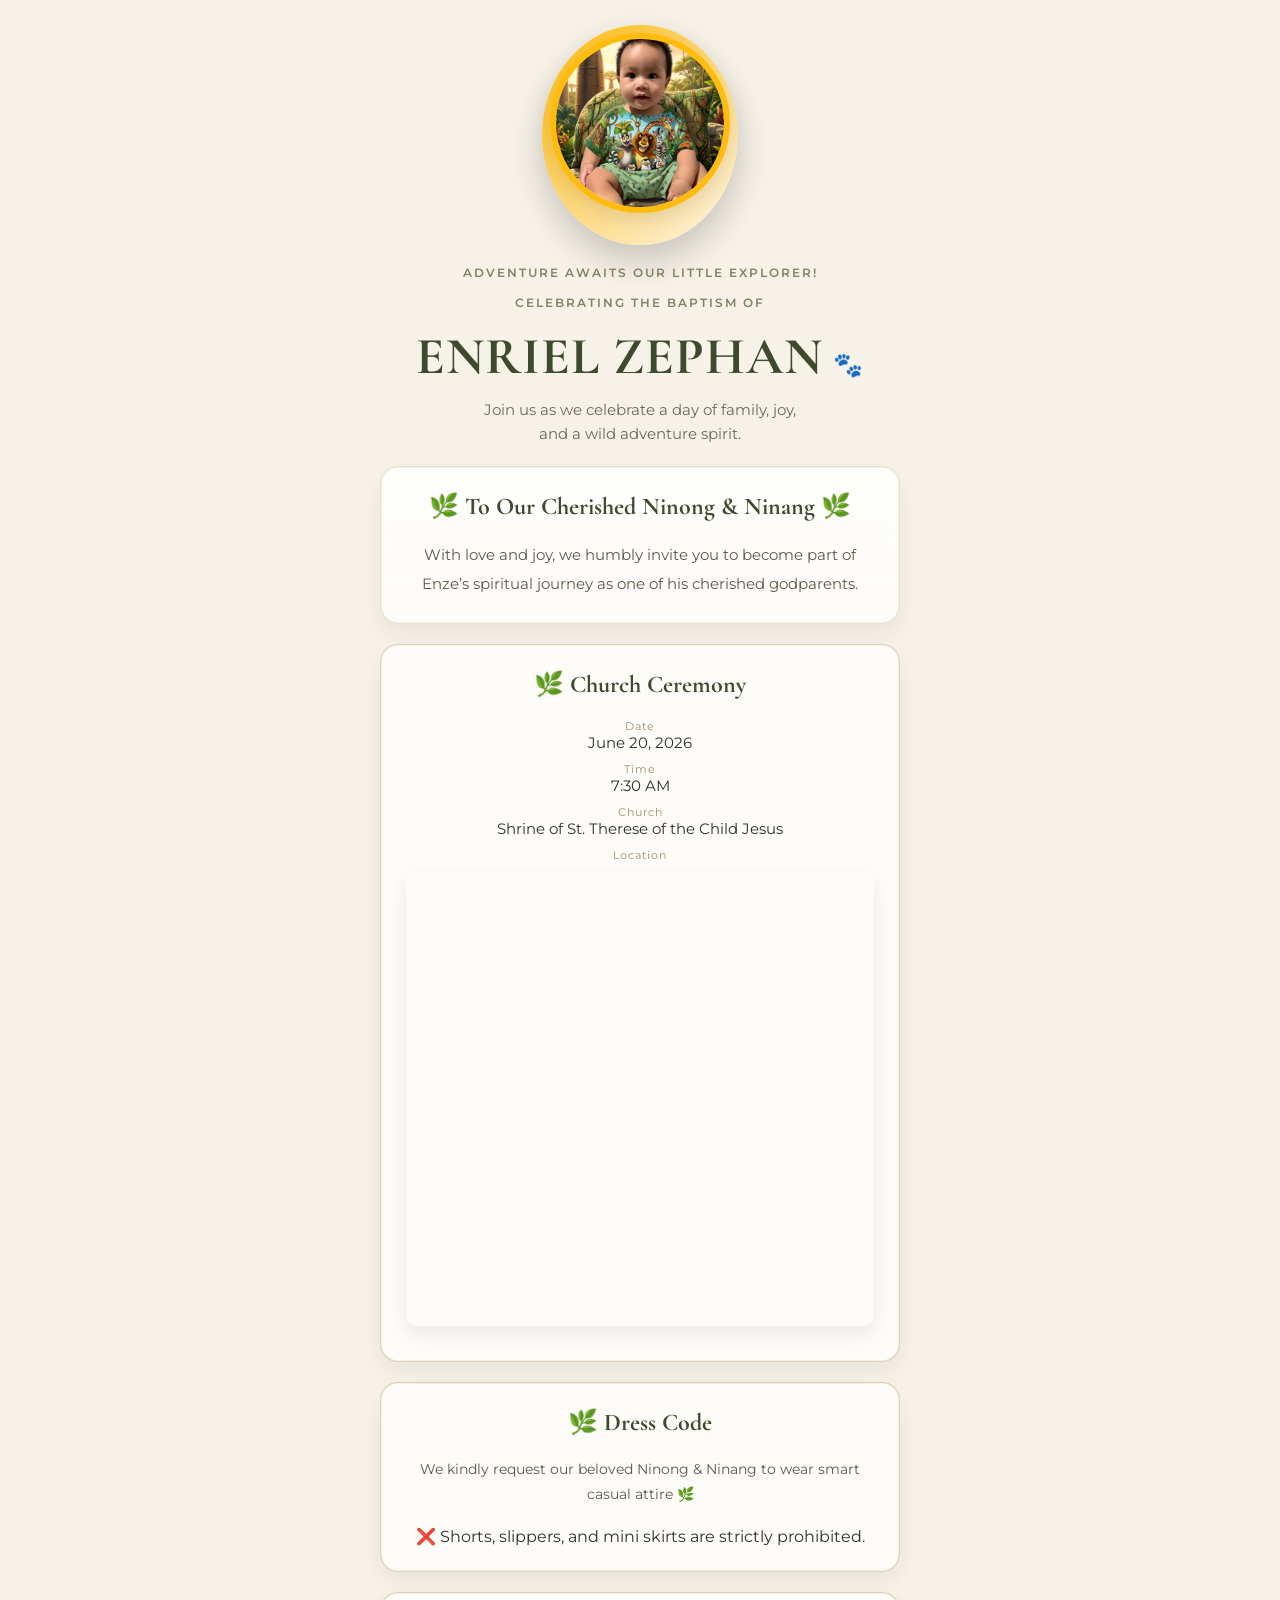
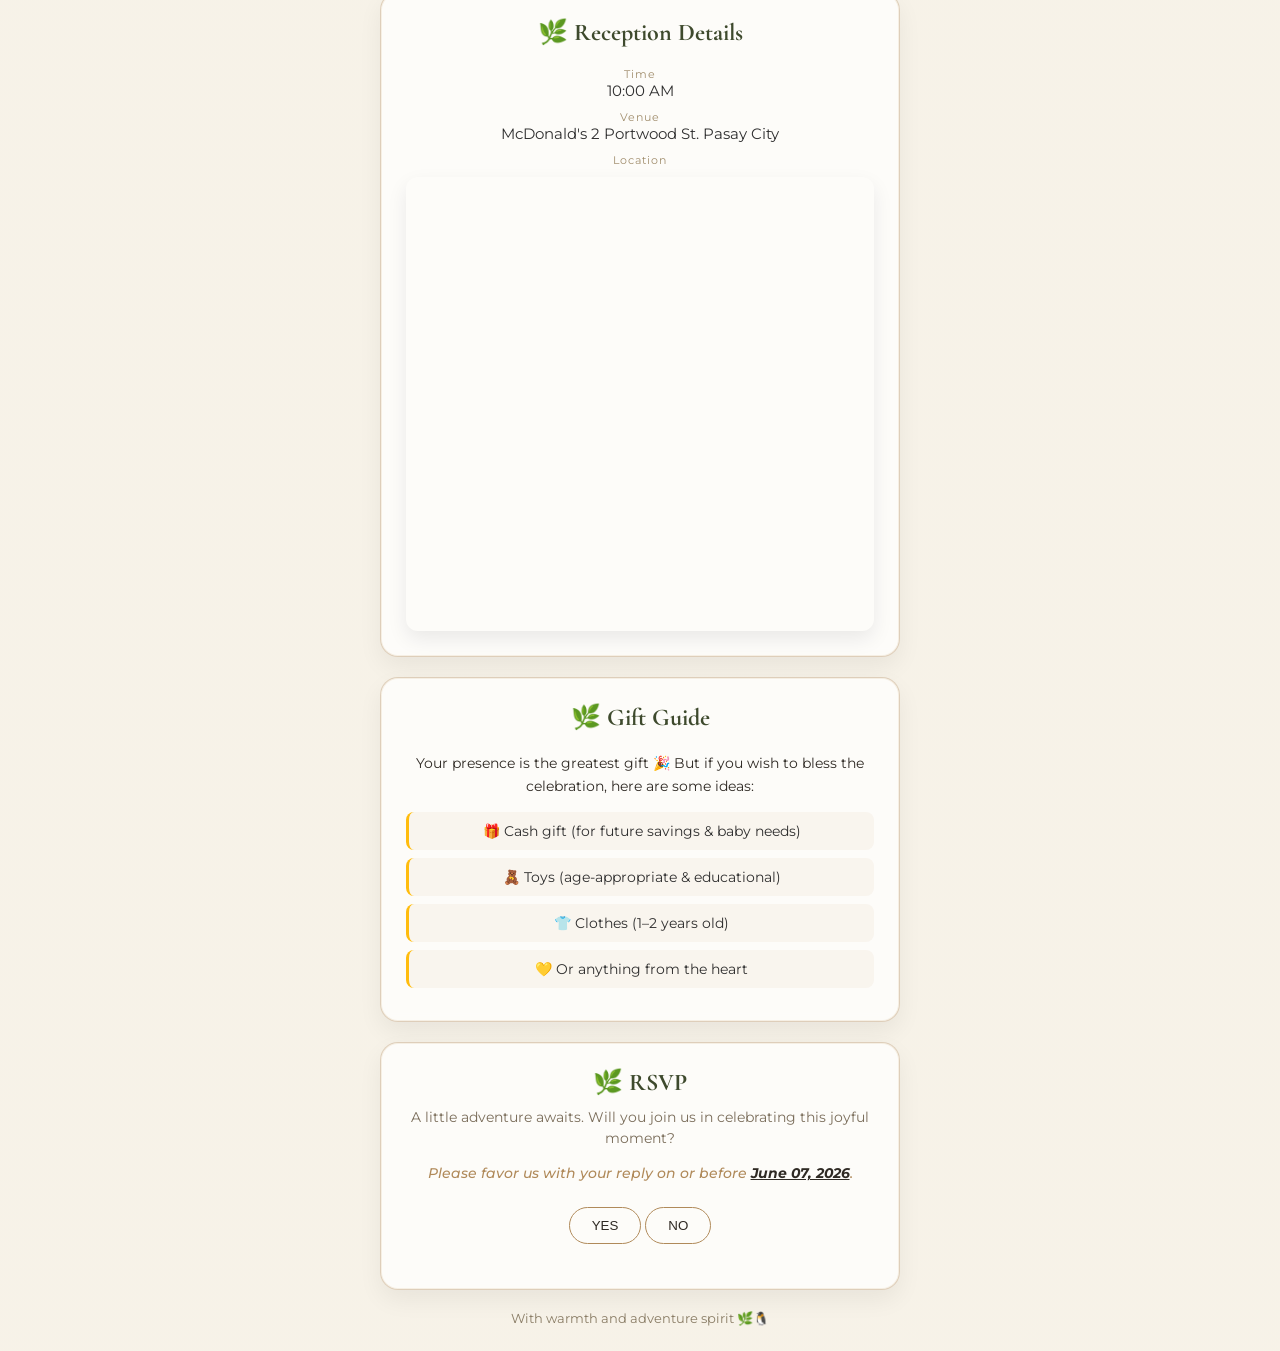
<file: index.html>
<!DOCTYPE html>
<html lang="en">
<head>
  <meta property="og:title" content="Hello Ninong & Ninang!">
<meta property="og:image" content="https://kenju69.github.io/enze-baptismal-invites/enze.jpg">

  <meta charset="UTF-8" />
  <meta name="viewport" content="width=device-width, initial-scale=1.0"/>

  <title>Enze's Christening Invitation</title>

  <link href="https://fonts.googleapis.com/css2?family=Montserrat:wght@300;400;500;600&family=Cormorant+Garamond:wght@400;600&display=swap"
        rel="stylesheet">

  <link rel="stylesheet" href="style.css">
</head>

<body>
  

  <div class="container">

    <div class="hero">
  <div class="image-frame">
    <img src="baby.png" class="hero-image" alt="Enze">
  </div>
  
<p class="subtitle">Adventure awaits our little explorer!</p>

  <p class="subtitle">Celebrating the Baptism of </p>
  <h1>Enriel Zephan</h1>
  
  <p class="tagline">
    Join us as we celebrate a day of family, joy, <br>and a wild adventure spirit.
  </p>
</div>

<!-- SPECIAL INVITATION -->
<div class="card special-card">

 <h2>To Our Cherished Ninong & Ninang 🌿</h2>

  <p class="special-message">
    With love and joy, we humbly invite you to become
    part of Enze’s spiritual journey as one of his
    cherished godparents.
  </p>

</div>

<!-- CHURCH DETAILS -->
<div class="card">

  <h2>Church Ceremony</h2>

  <div class="info">

    <p>
      <span>Date</span>
      June 20, 2026
    </p>

    <p>
      <span>Time</span>
      7:30 AM
    </p>

    <p>
      <span>Church</span>
      Shrine of St. Therese of the Child Jesus
    </p>

      <p>
      <span>Location</span>
           <div class="map-embed">

  <iframe src="https://www.google.com/maps/embed?pb=!1m18!1m12!1m3!1d4621.758961048177!2d121.01331997577262!3d14.521261679012845!2m3!1f0!2f0!3f0!3m2!1i1024!2i768!4f13.1!3m3!1m2!1s0x3397cecb66c938cb%3A0x5b70c6e0d92e25ab!2sShrine%20of%20St.%20Th%C3%A9r%C3%A8se%20of%20the%20Child%20Jesus!5e1!3m2!1sen!2sph!4v1778803721736!5m2!1sen!2sph" 
  width="600" 
  height="450" 
  style="border:0;" 
  allowfullscreen="" 
  loading="lazy" 
  referrerpolicy="no-referrer-when-downgrade">
</iframe>
    </div>
    </p>

 
  </div>

</div>


<!-- DRESS CODE -->
<div class="card">

  <h2>Dress Code</h2>

  <p class="dress-intro">
    We kindly request our beloved Ninong & Ninang
    to wear smart casual attire 🌿
  </p>

  <div class="dress-note">

    <p>
      ❌ Shorts, slippers, and mini skirts are strictly prohibited.
    </p>

  </div>

</div>

    <!-- DETAILS -->
    <div class="card">

      <h2>Reception Details</h2>

      <div class="info">
        <p><span>Time</span> 10:00 AM</p>
        <p><span>Venue</span> McDonald's 2 Portwood St. Pasay City</p>
      <span>Location</span>
           <div class="map-embed">

   <iframe src="https://www.google.com/maps/embed?pb=!1m14!1m8!1m3!1d291.3752302082084!2d121.0159536!3d14.5207026!3m2!1i1024!2i768!4f13.1!3m3!1m2!1s0x3397cecb7c9ab2f7%3A0xfff853d770c371d7!2sMcDonald&#39;s!5e1!3m2!1sen!2sph!4v1778759092685!5m2!1sen!2sph" 
           width="600" 
           height="450" 
           style="border:0;" 
           allowfullscreen="" 
           loading="lazy" 
           referrerpolicy="no-referrer-when-downgrade">
  </iframe>
    </div>
      </div>

    </div>



<!-- GIFTS -->
 <div class="card">

  <h2>Gift Guide</h2>

  <p class="gift-intro">
    Your presence is the greatest gift 🎉  
    But if you wish to bless the celebration, here are some ideas:
  </p>

  <div class="gift-list">

    <p>🎁 Cash gift (for future savings & baby needs)</p>

    <p>🧸 Toys (age-appropriate & educational)</p>

    <p>👕 Clothes (1–2 years old)</p>

    <p>💛 Or anything from the heart</p>

  </div>

</div>

    <!-- RSVP -->
   <div class="card">

  <h2>RSVP</h2>

  <p class="rsvp-subtext">
  A little adventure awaits. 
  Will you join us in celebrating this joyful moment?
</p>

<p class="rsvp-disclaimer">Please favor us with your reply on or before <strong>June 07, 2026</strong>.</p>

  <div class="rsvp-options">
    <button type="button" id="yesBtn">YES</button>
    <button type="button" id="noBtn">NO</button>
  </div>

  <form id="rsvpForm">

    <div id="attendingFields">

      <input type="text" id="name" placeholder="Full Name" required>

      <select id="adults">
        <option value="" disabled selected>Adults (Companions)</option>
        <option value="0">0</option>
        <option value="1">1</option>
        <option value="2">2</option>
      </select>

      <select id="kids">
        <option value="" disabled selected>Kids (Companions)</option>
        <option value="0">0</option>
        <option value="1">1</option>
        <option value="2">2</option>
      </select>

    </div>

    <!-- FIXED NAME MATCH -->
    <p id="notAttendingMsg" class="hidden-text">
     N0 - We’re sorry you can’t make it 💛
    </p>

    <button type="submit" class="submit-btn">Submit RSVP</button>

  </form>

</div>

    <p class="footer">
      With warmth and adventure spirit 🌿🐧
    </p>

  </div>

  <script src="godparent.js"></script>

</body>
</html>
</file>
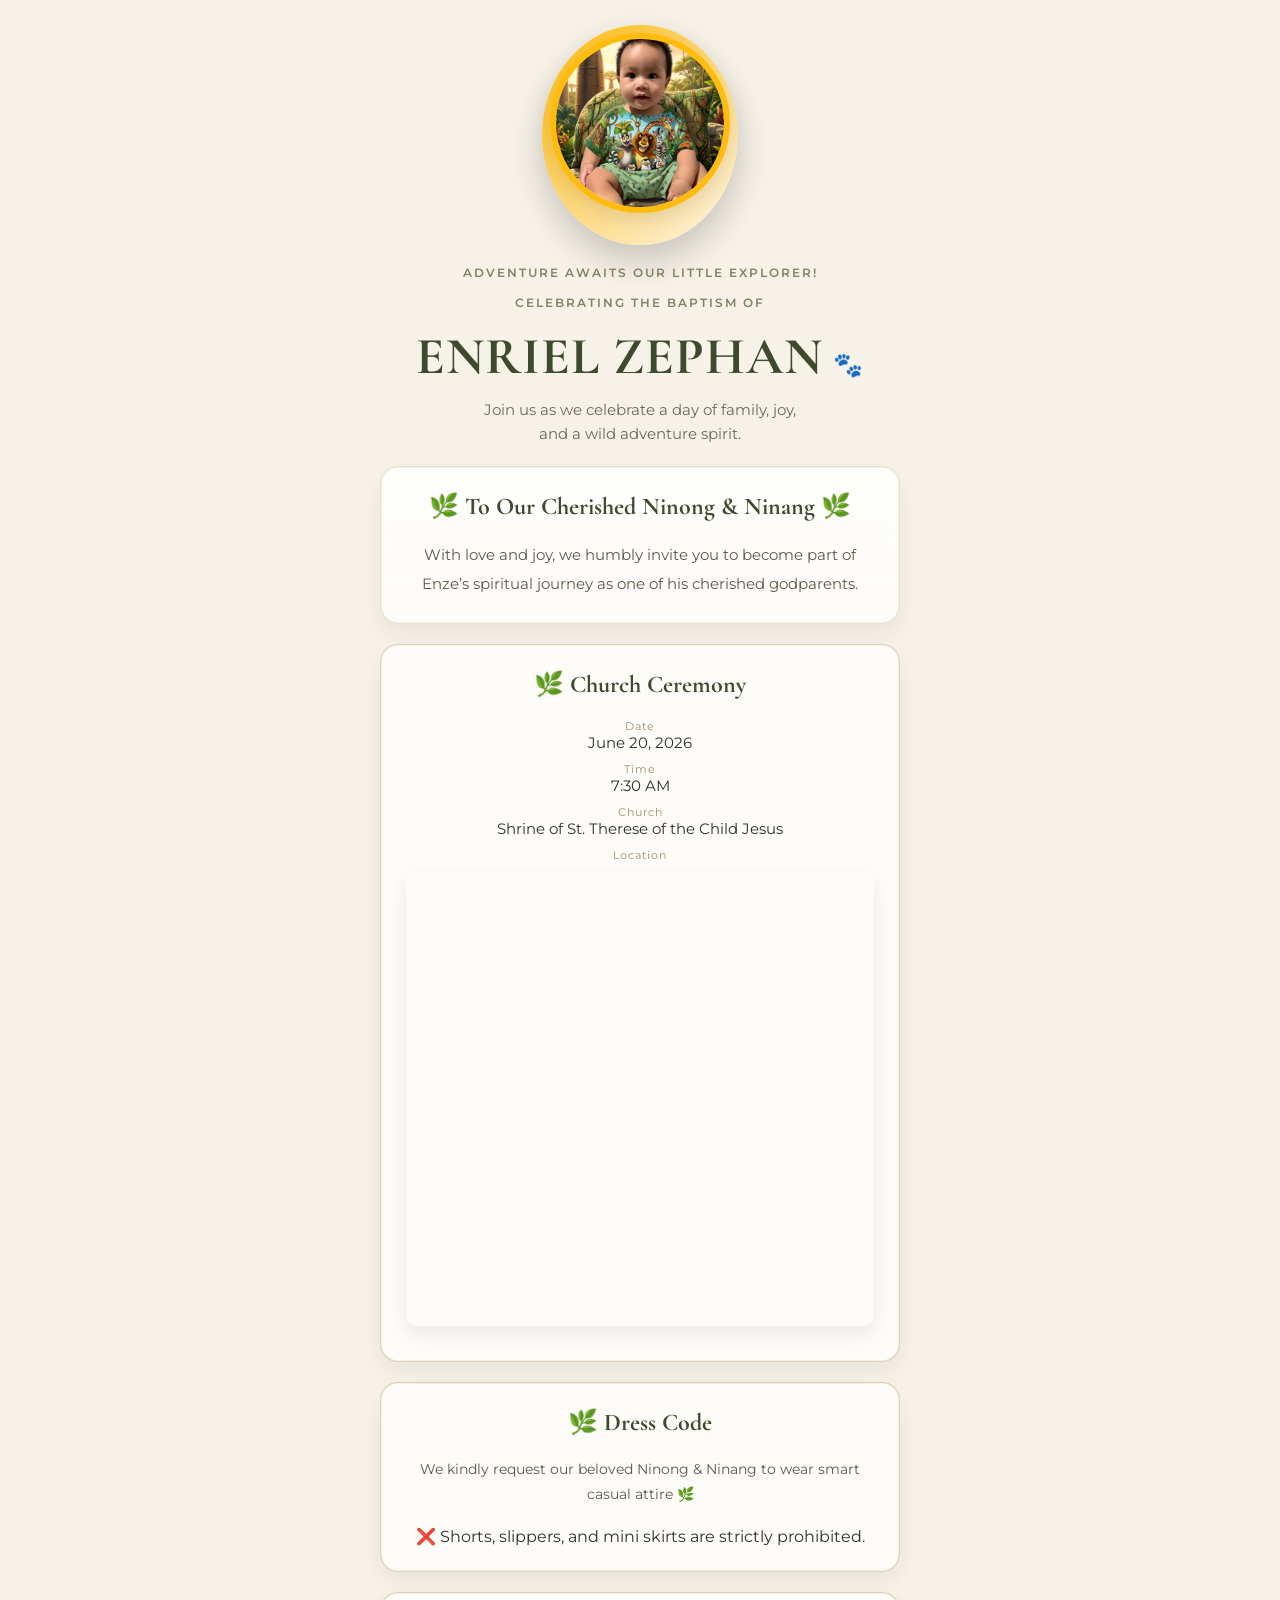
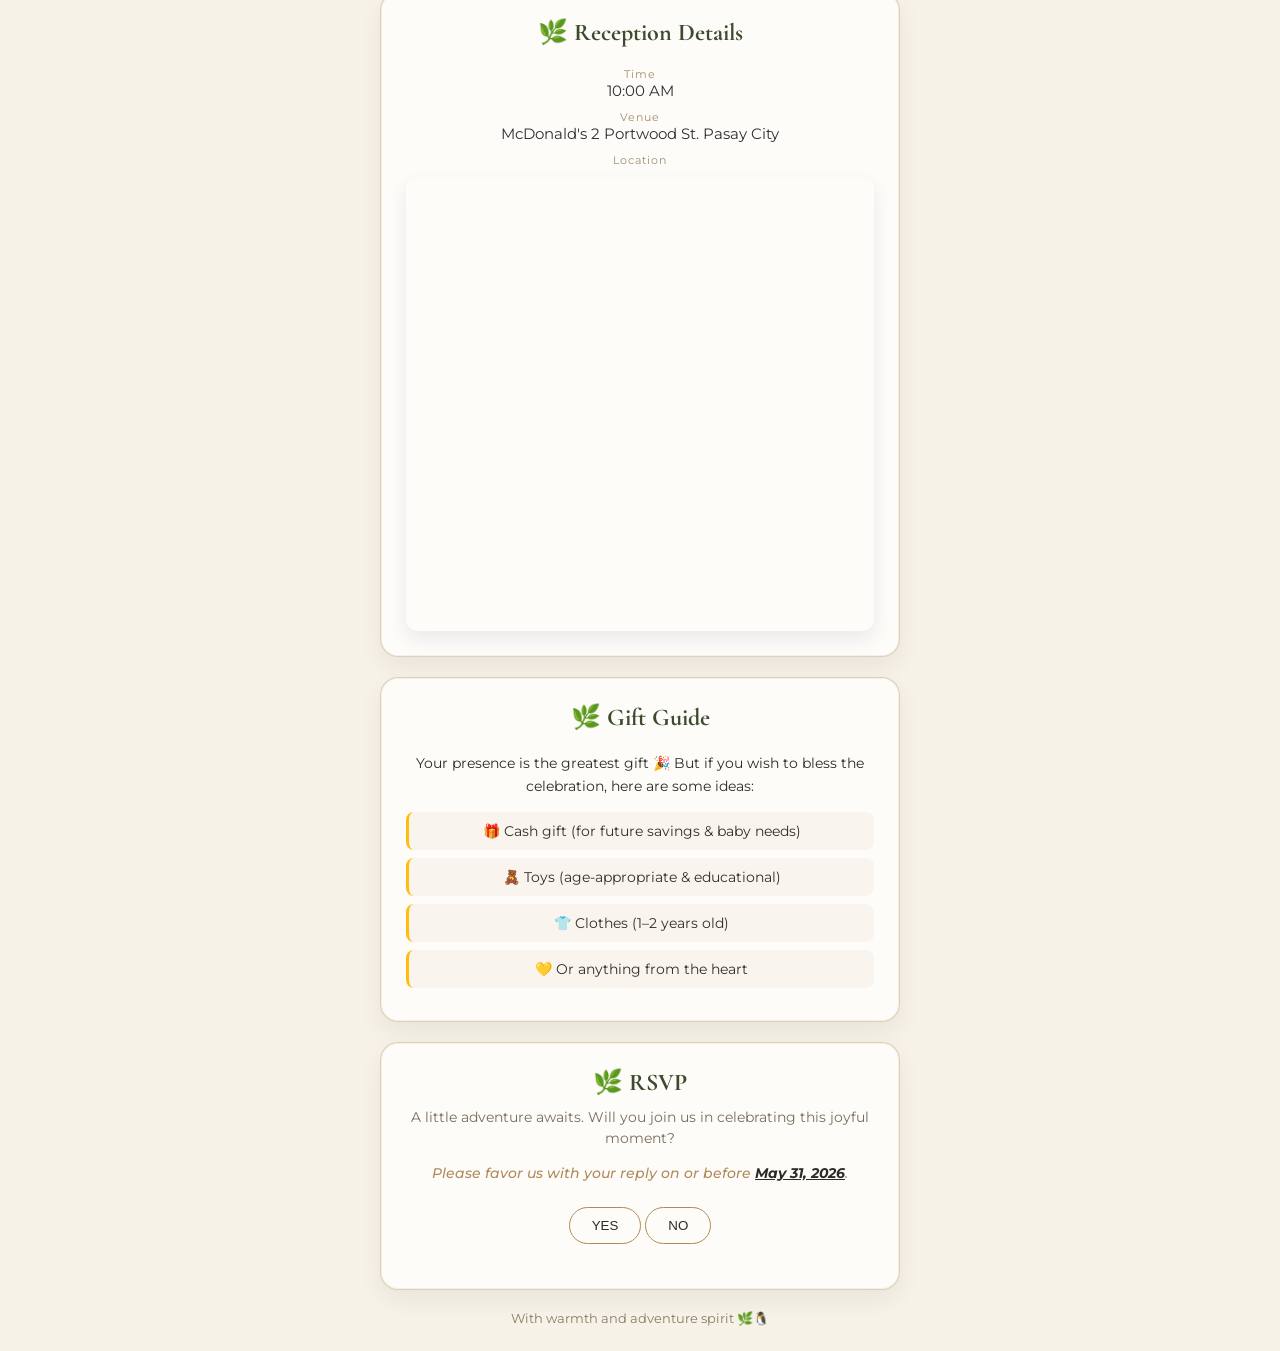
<file: godparents.html>
<!DOCTYPE html>
<html lang="en">
<head>
  <meta charset="UTF-8" />
  <meta name="viewport" content="width=device-width, initial-scale=1.0"/>

  <title>Enze's Christening Invitation</title>

  <link href="https://fonts.googleapis.com/css2?family=Montserrat:wght@300;400;500;600&family=Cormorant+Garamond:wght@400;600&display=swap"
        rel="stylesheet">

  <link rel="stylesheet" href="style.css">
</head>

<body>
  

  <div class="container">

    <div class="hero">
  <div class="image-frame">
    <img src="baby.png" class="hero-image" alt="Enze">
  </div>
  
<p class="subtitle">Adventure awaits our little explorer!</p>

  <p class="subtitle">Celebrating the Baptism of </p>
  <h1>Enriel Zephan</h1>
  
  <p class="tagline">
    Join us as we celebrate a day of family, joy, <br>and a wild adventure spirit.
  </p>
</div>

<!-- SPECIAL INVITATION -->
<div class="card special-card">

 <h2>To Our Cherished Ninong & Ninang 🌿</h2>

  <p class="special-message">
    With love and joy, we humbly invite you to become
    part of Enze’s spiritual journey as one of his
    cherished godparents.
  </p>

</div>

<!-- CHURCH DETAILS -->
<div class="card">

  <h2>Church Ceremony</h2>

  <div class="info">

    <p>
      <span>Date</span>
      June 20, 2026
    </p>

    <p>
      <span>Time</span>
      7:30 AM
    </p>

    <p>
      <span>Church</span>
      Shrine of St. Therese of the Child Jesus
    </p>

      <p>
      <span>Location</span>
           <div class="map-embed">

  <iframe src="https://www.google.com/maps/embed?pb=!1m18!1m12!1m3!1d4621.758961048177!2d121.01331997577262!3d14.521261679012845!2m3!1f0!2f0!3f0!3m2!1i1024!2i768!4f13.1!3m3!1m2!1s0x3397cecb66c938cb%3A0x5b70c6e0d92e25ab!2sShrine%20of%20St.%20Th%C3%A9r%C3%A8se%20of%20the%20Child%20Jesus!5e1!3m2!1sen!2sph!4v1778803721736!5m2!1sen!2sph" 
  width="600" 
  height="450" 
  style="border:0;" 
  allowfullscreen="" 
  loading="lazy" 
  referrerpolicy="no-referrer-when-downgrade">
</iframe>
    </div>
    </p>

 
  </div>

</div>


<!-- DRESS CODE -->
<div class="card">

  <h2>Dress Code</h2>

  <p class="dress-intro">
    We kindly request our beloved Ninong & Ninang
    to wear smart casual attire 🌿
  </p>

  <div class="dress-note">

    <p>
      ❌ Shorts, slippers, and mini skirts are strictly prohibited.
    </p>

  </div>

</div>

    <!-- DETAILS -->
    <div class="card">

      <h2>Reception Details</h2>

      <div class="info">
        <p><span>Time</span> 10:00 AM</p>
        <p><span>Venue</span> McDonald's 2 Portwood St. Pasay City</p>
      <span>Location</span>
           <div class="map-embed">

   <iframe src="https://www.google.com/maps/embed?pb=!1m14!1m8!1m3!1d291.3752302082084!2d121.0159536!3d14.5207026!3m2!1i1024!2i768!4f13.1!3m3!1m2!1s0x3397cecb7c9ab2f7%3A0xfff853d770c371d7!2sMcDonald&#39;s!5e1!3m2!1sen!2sph!4v1778759092685!5m2!1sen!2sph" 
           width="600" 
           height="450" 
           style="border:0;" 
           allowfullscreen="" 
           loading="lazy" 
           referrerpolicy="no-referrer-when-downgrade">
  </iframe>
    </div>
      </div>

    </div>



<!-- GIFTS -->
 <div class="card">

  <h2>Gift Guide</h2>

  <p class="gift-intro">
    Your presence is the greatest gift 🎉  
    But if you wish to bless the celebration, here are some ideas:
  </p>

  <div class="gift-list">

    <p>🎁 Cash gift (for future savings & baby needs)</p>

    <p>🧸 Toys (age-appropriate & educational)</p>

    <p>👕 Clothes (1–2 years old)</p>

    <p>💛 Or anything from the heart</p>

  </div>

</div>

    <!-- RSVP -->
   <div class="card">

  <h2>RSVP</h2>

  <p class="rsvp-subtext">
  A little adventure awaits. 
  Will you join us in celebrating this joyful moment?
</p>

<p class="rsvp-disclaimer">Please favor us with your reply on or before <strong>May 31, 2026</strong>.</p>

  <div class="rsvp-options">
    <button type="button" id="yesBtn">YES</button>
    <button type="button" id="noBtn">NO</button>
  </div>

  <form id="rsvpForm">

    <div id="attendingFields">

      <input type="text" id="name" placeholder="Full Name" required>

      <select id="adults">
        <option value="" disabled selected>Adults (Companions)</option>
        <option value="0">0</option>
        <option value="1">1</option>
        <option value="2">2</option>
      </select>

      <select id="kids">
        <option value="" disabled selected>Kids (Companions)</option>
        <option value="0">0</option>
        <option value="1">1</option>
        <option value="2">2</option>
      </select>

    </div>

    <!-- FIXED NAME MATCH -->
    <p id="notAttendingMsg" class="hidden-text">
     N0 - We’re sorry you can’t make it 💛
    </p>

    <button type="submit" class="submit-btn">Submit RSVP</button>

  </form>

</div>

    <p class="footer">
      With warmth and adventure spirit 🌿🐧
    </p>

  </div>

  <script src="godparent.js"></script>

</body>
</html>
</file>
<file: style.css>
:root {
  --sand: #E8D8B0;
  --savanna: #B08A5A;
  --jungle: #3E4A2D;
  --earth: #2F2A24;
  --gold: #C6A76B;
  --cream: #F6F1E6; 
  --earth: #2F2A24;
  --gold: #FFBC0D;        
  --cream: #F6F1E6;
}

* {
  margin: 0;
  padding: 0;
  box-sizing: border-box;
}

body {

   font-family: 'Montserrat', sans-serif;

  background:
    linear-gradient(rgba(246,241,230,0.92), rgba(246,241,230,0.92)),
    url('https://images.unsplash.com/photo-1500530855697-b586d89ba3ee?q=80&w=1600');

  background-size: cover;
  background-position: center;

  color: var(--earth);

  min-height: 100vh;

  display: flex;
  justify-content: center;
  align-items: center;

  padding: 25px;

  color: #2f2f2f;
}

.container {
  max-width: 520px;
  width: 100%;
  text-align: center;
}

/* HERO */
/* CINEMATIC IMAGE FRAMING */
.image-frame {
  display: inline-block;
  padding: 8px;
  border-radius: 50%;
  background: linear-gradient(135deg, var(--gold), #fdf5e6);
  box-shadow: 0 15px 35px rgba(0,0,0,0.2);
  margin-bottom: 20px;
  transition: transform 0.4s cubic-bezier(0.175, 0.885, 0.32, 1.275);
}

.hero-image {
  width: 180px;
  height: 180px;
  object-fit: cover;
  border-radius: 50%;
  border: 6px solid var(--gold); /* Golden Yellow Frame */
  box-shadow: 0 8px 20px rgba(0,0,0,0.1);
  margin-bottom: 20px;
}

.image-frame:hover {
  transform: scale(1.05) rotate(2deg); /* Subtle playful animation */
}

/* TYPOGRAPHY ADJUSTMENTS */
h1 {
  font-family: 'Montserrat', sans-serif; /* High-energy font */
  font-weight: 900;
  color: var(--savanna); /* Bold McDonald's Red */
  text-transform: uppercase;
  font-size: 32px;
  margin-top: 10px;
}

.subtitle {
  font-size: 14px;
  letter-spacing: 3px;
  color: var(--savanna);
  text-transform: uppercase;
  font-weight: 600;
  margin-bottom: 15px;
}

/* ADDING A "JUNGLE" TEXTURE TO CARDS */
.card {
  background: rgba(255, 255, 255, 0.85); /* Slightly more opaque for readability */
  backdrop-filter: blur(5px); /* Modern frosted glass effect */
  border: 1px solid rgba(62, 74, 45, 0.2);
  border-radius: 20px;
  padding: 30px;
}



.subtitle {
  font-size: 12px;
  letter-spacing: 2px;
  color: #8a7d66;
  text-transform: uppercase;
}

h1 {
  font-family: 'Cormorant Garamond', serif;
  font-size: 52px;

  color: var(--jungle);

  letter-spacing: 1px;
}

h1::after {
  content: "🐾";
  margin-left: 10px;
  font-size: 24px;
}

.tagline {
  margin-top: 10px;
  color: #6e665a;
  font-size: 15px;
  line-height: 1.6;
}

/* CARD */
.card {
  background: rgba(255, 255, 255, 0.75);

  border: 1px solid rgba(176,138,90,0.4);

  border-radius: 18px;

  box-shadow:
    0 10px 25px rgba(0,0,0,0.06),
    inset 0 0 0 1px rgba(198,167,107,0.15);

  padding: 25px;

  margin-top: 20px;
}

h2 {
  font-family: 'Cormorant Garamond', serif;
  color: var(--jungle);

  margin-bottom: 20px;
  position: relative;
}

h2::before {
  content: "🌿";
  margin-right: 6px;
}

/* INFO */
.info p {
  margin: 10px 0;
  font-size: 15px;
}

.info span {
  display: block;
  font-size: 11px;
  letter-spacing: 1px;
  color: #a08d6c;
}

/* MAP */
.map {
  width: 100%;
  border-radius: 12px;
  margin-top: 10px;
}

.map-text {
  font-size: 12px;
  color: #8a7d66;
  margin-top: 8px;
}

/* RSVP */
.rsvp-options button {
  border: 1px solid var(--savanna);
  background: transparent;

  color: var(--earth);

  padding: 10px 22px;

  border-radius: 30px;

  transition: 0.3s;
   margin-bottom: 20px;
}

.rsvp-options button:hover {
  background: var(--sand);
}

.rsvp-subtext {
  font-size: 14px;
  color: #7a6d5a;
  margin-top: -10px;
  margin-bottom: 15px;
  line-height: 1.5;
}

.active-btn {
  background: var(--savanna) !important;
  color: white;
}

/* FORM */
#rsvpForm {
  display: flex;
  flex-direction: column;
  gap: 10px;
}

input, select {
  padding: 12px;
  border-radius: 10px;
  border: 1px solid #ddd;
}

/* SUBMIT */
.submit-btn {
  background: var(--jungle);
  color: var(--cream);

  border: 1px solid var(--gold);

  padding: 12px;

  border-radius: 40px;

  letter-spacing: 1px;

  transition: 0.3s;
}

.submit-btn:hover {
  background: var(--savanna);
}

/* MESSAGE */
.hidden-text {
  margin-top: 15px;
  color: #7a6d5a;
}

/* FOOTER */
.footer {
  margin-top: 20px;
  font-size: 13px;
  color: #8a7d66;
}

.map {
  width: 100%;
  border-radius: 12px;
  margin-top: 10px;
  transition: 0.3s ease;
  cursor: pointer;
}

.map:hover {
  transform: scale(1.02);
  filter: brightness(0.95);
}

.map-embed {
  margin-top: 10px;
  overflow: hidden;
  border-radius: 12px;
  box-shadow: 0 8px 20px rgba(0,0,0,0.08);
}

.spinner {
  width: 14px;
  height: 14px;
  border: 2px solid #fff;
  border-top: 2px solid transparent;
  border-radius: 50%;
  display: inline-block;
  animation: spin 0.8s linear infinite;
  margin-right: 8px;
}

@keyframes spin {
  to { transform: rotate(360deg); }
}

iframe {
  border-radius: 14px;
  border: 1px solid rgba(176,138,90,0.3);
}

/*.hero-image {
  border-radius: 50%;
  border: 3px solid var(--gold);

  box-shadow: 0 8px 20px rgba(0,0,0,0.1);
}*/

.gift-intro {
  font-size: 14px;
  color: var(--earth);
  margin-bottom: 15px;
  line-height: 1.6;
}

.gift-list p {
  padding: 10px 12px;
  margin: 8px 0;

  background: rgba(198,167,107,0.08);
  border-left: 3px solid var(--gold);

  border-radius: 8px;

  font-size: 14px;
}

.hidden {
  display: none;
}

#attendingFields {
  display: none; /* hidden by default */
  flex-direction: column;
  gap: 12px;
}

.rsvp-disclaimer {
  font-size: 14px;
  color: var(--savanna); /* Matches your elegant theme color */
  margin-bottom: 25px;
  border-radius: 12px;
  font-style: italic;
  font-weight: 500;
}

.rsvp-disclaimer strong {
  text-decoration: underline;
  color: var(--earth);
}

.special-card {
  background:
    linear-gradient(
      rgba(255,255,255,0.88),
      rgba(255,255,255,0.82)
    );

  border: 1px solid rgba(198,167,107,0.35);
}

.special-message {

  font-size: 15px;
  line-height: 1.9;

  color: #5f5648;

  margin-top: 10px;
}

.dress-intro {

  font-size: 14px;
  line-height: 1.8;

  color: #5f5648;

  margin-bottom: 20px;
}

.dress-grid {

  display: grid;
  grid-template-columns: 1fr;

  gap: 12px;
}

.dress-item {

  background: rgba(198,167,107,0.08);

  border: 1px solid rgba(198,167,107,0.2);

  border-radius: 14px;

  padding: 16px;

  display: flex;
  align-items: center;

  gap: 14px;

  text-align: left;
}

.dress-item span {
  font-size: 24px;
}

.dress-item strong {
  color: var(--jungle);
}
</file>
